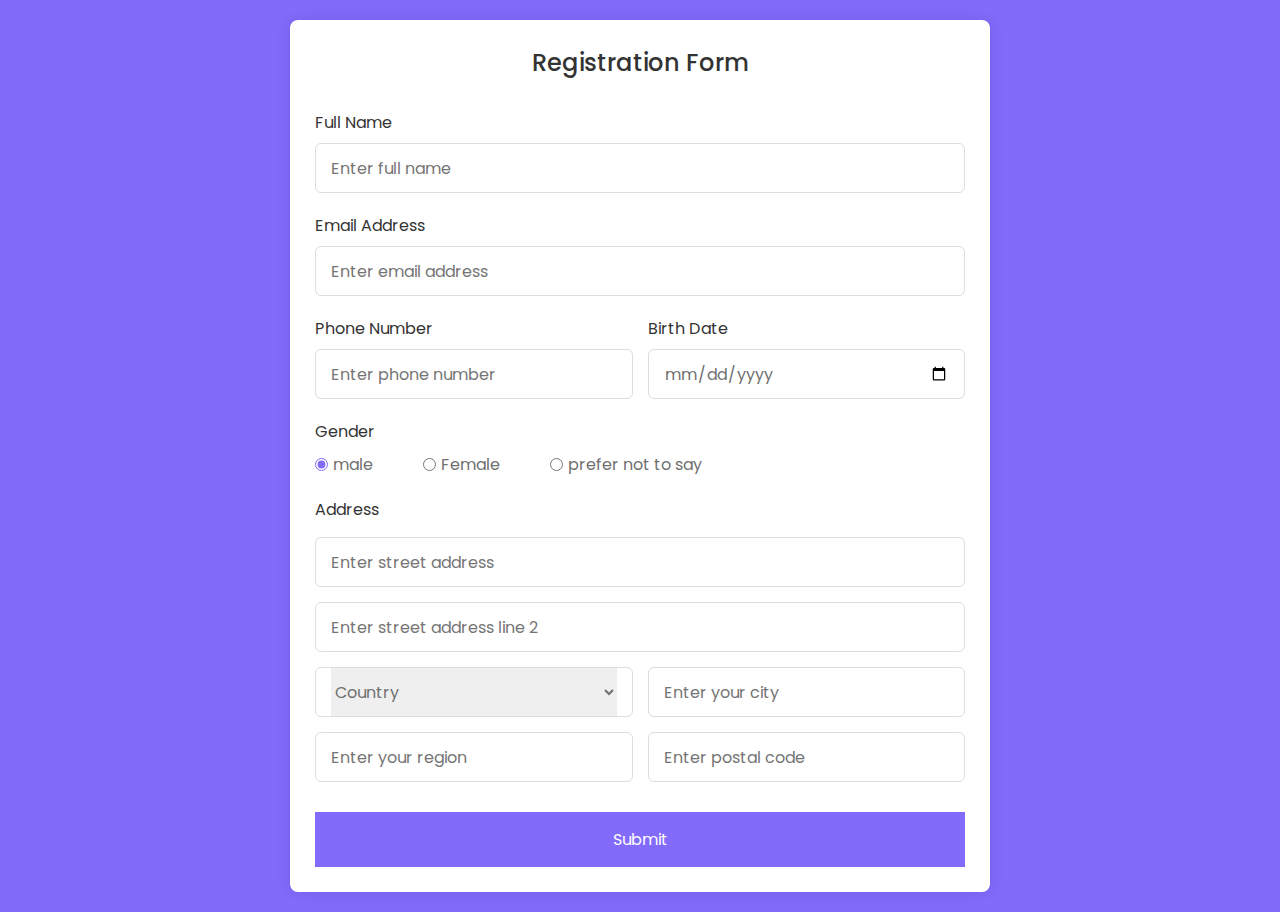
<file: index.html>
<!DOCTYPE html>

<html lang="en">
  <head>
    <meta charset="UTF-8" />
    <meta name="viewport" content="width=device-width, initial-scale=1.0" />
    <meta http-equiv="X-UA-Compatible" content="ie=edge" />
    <title>Registration Form in HTML CSS</title>
    <!---Custom CSS File--->
    <link rel="stylesheet" href="style.css" />
  </head>
  <body>
    <section class="container">
      <header>Registration Form</header>
      <form action="#" class="form">
        <div class="input-box">
          <label>Full Name</label>
          <input type="text" placeholder="Enter full name" required />
        </div>

        <div class="input-box">
          <label>Email Address</label>
          <input type="text" placeholder="Enter email address" required />
        </div>

        <div class="column">
          <div class="input-box">
            <label>Phone Number</label>
            <input type="number" placeholder="Enter phone number" required />
          </div>
          <div class="input-box">
            <label>Birth Date</label>
            <input type="date" placeholder="Enter birth date" required />
          </div>
        </div>
        <div class="gender-box">
          <h3>Gender</h3>
          <div class="gender-option">
            <div class="gender">
              <input type="radio" id="check-male" name="gender" checked />
              <label for="check-male">male</label>
            </div>
            <div class="gender">
              <input type="radio" id="check-female" name="gender" />
              <label for="check-female">Female</label>
            </div>
            <div class="gender">
              <input type="radio" id="check-other" name="gender" />
              <label for="check-other">prefer not to say</label>
            </div>
          </div>
        </div>
        <div class="input-box address">
          <label>Address</label>
          <input type="text" placeholder="Enter street address" required />
          <input type="text" placeholder="Enter street address line 2" required />
          <div class="column">
            <div class="select-box">
              <select>
                <option hidden>Country</option>
                <option>America</option>
                <option>Japan</option>
                <option>India</option>
                <option>Nepal</option>
              </select>
            </div>
            <input type="text" placeholder="Enter your city" required />
          </div>
          <div class="column">
            <input type="text" placeholder="Enter your region" required />
            <input type="number" placeholder="Enter postal code" required />
          </div>
        </div>
        <button>Submit</button>
      </form>
    </section>
  </body>
</html>
</file>
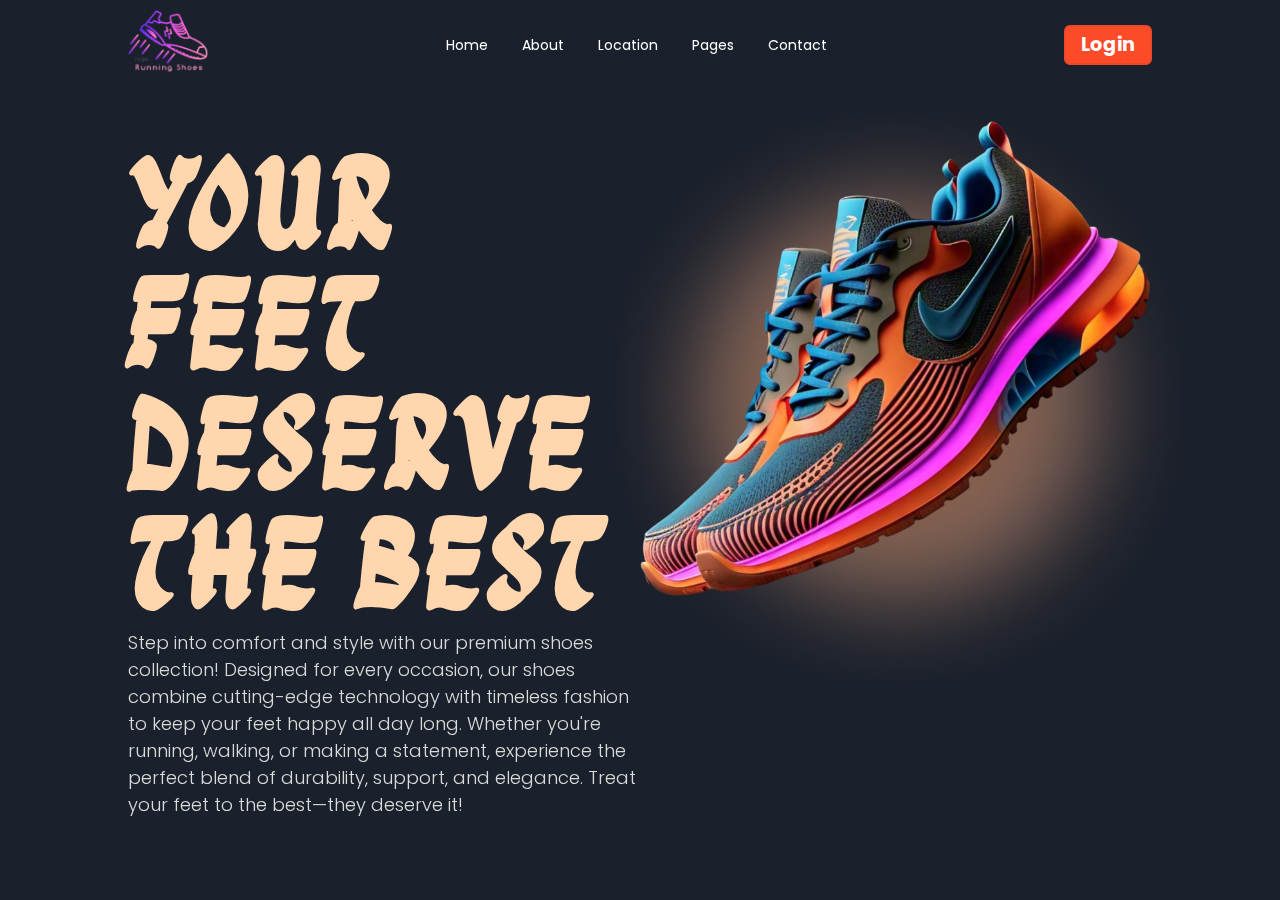
<file: E-Commerce Webpage/index.html>
<!DOCTYPE html>
<html lang="en">
<head>
    <meta charset="UTF-8">
    <meta name="viewport" content="width=device-width, initial-scale=1.0">
    <link rel="stylesheet" href="https://unpkg.com/aos@next/dist/aos.css" />
    <link rel="stylesheet" href="style.css">
    <title>Shoes Website</title>
</head>
<body>
    <div class="main-container">
        <div class="navbar">
            <a href="#" class="logo" data-aos="zoom-in" data-aos-duration="1000" >
                <img src="images/logo.png" alt="">
            </a>
            <ul id="sidemenu">
                <li data-aos="fade-up" data-aos-duration="1000" data-aos-delay="100"><a href="" class="active">Home</a></li>
                <li data-aos="fade-up" data-aos-duration="1000" data-aos-delay="200"><a href="">About</a></li>
                <li data-aos="fade-up" data-aos-duration="1000" data-aos-delay="300"><a href="">Location</a></li>
                <li data-aos="fade-up" data-aos-duration="1000" data-aos-delay="400"><a href="">Pages</a></li>
                <li data-aos="fade-up" data-aos-duration="1000" data-aos-delay="500"><a href="">Contact</a></li>
            </ul>
            <div class="nav-btn" data-aos="fade-left" data-aos-duration="1000" data-aos-delay="700">
                <button class="login-btn">Login</button>
                <button id="toggleBtn" class="toggle-btn">
                    <img src="images/bar-icon.svg" alt="">
                </button>
            </div>
        </div>
            <div class="bottom-content">
                <div class="bottom-left">
                    <h1 data-aos="fade-right" data-aos-duration="1000" data-aos-delay="900">Your feet <br>deserve <br> the best</h1>
                    <p data-aos="fade-left" data-aos-duration="1000" data-aos-delay="1100">Step into comfort and style with our premium shoes collection! Designed for every occasion, our shoes combine cutting-edge technology with timeless fashion to keep your feet happy all day long. Whether you're running, walking, or making a statement, experience the perfect blend of durability, support, and elegance. Treat your feet to the best—they deserve it!</p>
                    <div class="btn-sec">
                        <button data-aos="fade-right" data-aos-duration="1000" data-aos-delay="1300">Shop Now</button>
                        <button data-aos="fade-left" data-aos-duration="1000" data-aos-delay="1300">Category</button>
                    </div>
                </div>
                <div class="bottom-right">
                    <img src="images/bg-effact.png" alt="" class="bg-effect" data-aos="zoom-in" data-aos-duration="2000">
                    <img src="images/shoes-img.png" alt="" class="shoes-img" data-aos="zoom-out" data-aos-duration="2000">
                </div>
            </div>
    </div>
    <script>
        const toggleBtn = document.getElementById("toggleBtn")
        const sideMenu = document.getElementById("sidemenu")

        toggleBtn.addEventListener("click", () => {
            sideMenu.classList.toggle("active")
        })
    </script>
      <script src="https://unpkg.com/aos@next/dist/aos.js"></script>
      <script>
        AOS.init({offset:0});
      </script>
</body>
</html>
</file>
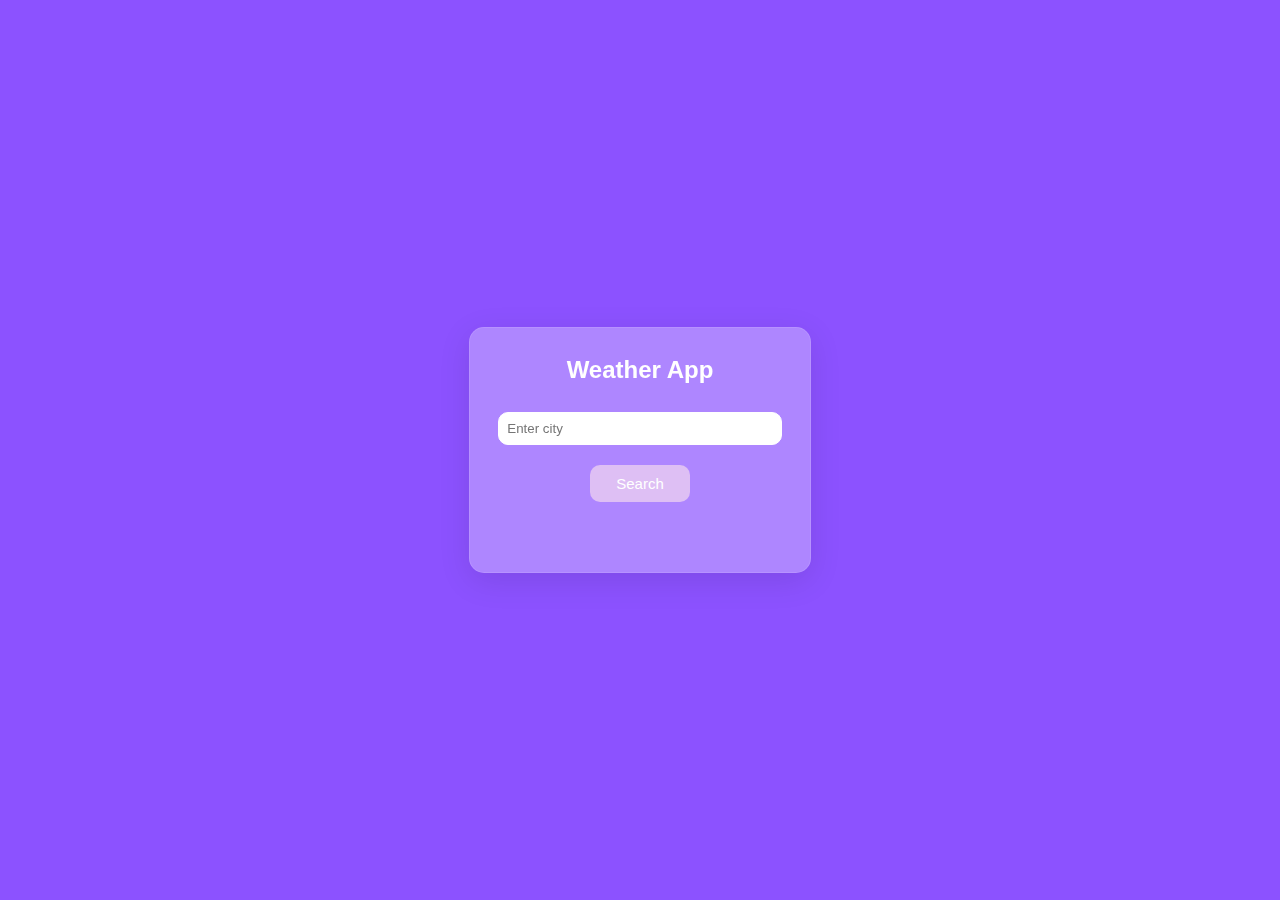
<file: WeatherApp_Partial/index.html>
<!DOCTYPE html>
<html lang="en">
<head>
    <meta charset="UTF-8">
    <meta name="viewport" content="width=device-width, initial-scale=1.0">
    <title>Weather App</title>
    <link rel="stylesheet" href="style.css">
</head>
<body>
    <div id="weather-container">
        <h2>Weather App</h2>
        <input type="text" id="city" placeholder="Enter city">
        <button onclick="getWeather()">Search</button>

        <img id="weather-icon" alt="Weather Icon">

        <div id="temp-div"></div>

        <div id="weather-info"></div>

        <div id="hourly-forecast"></div>
    </div>
    <script src="script.js"></script>
</body>
</html>
</file>
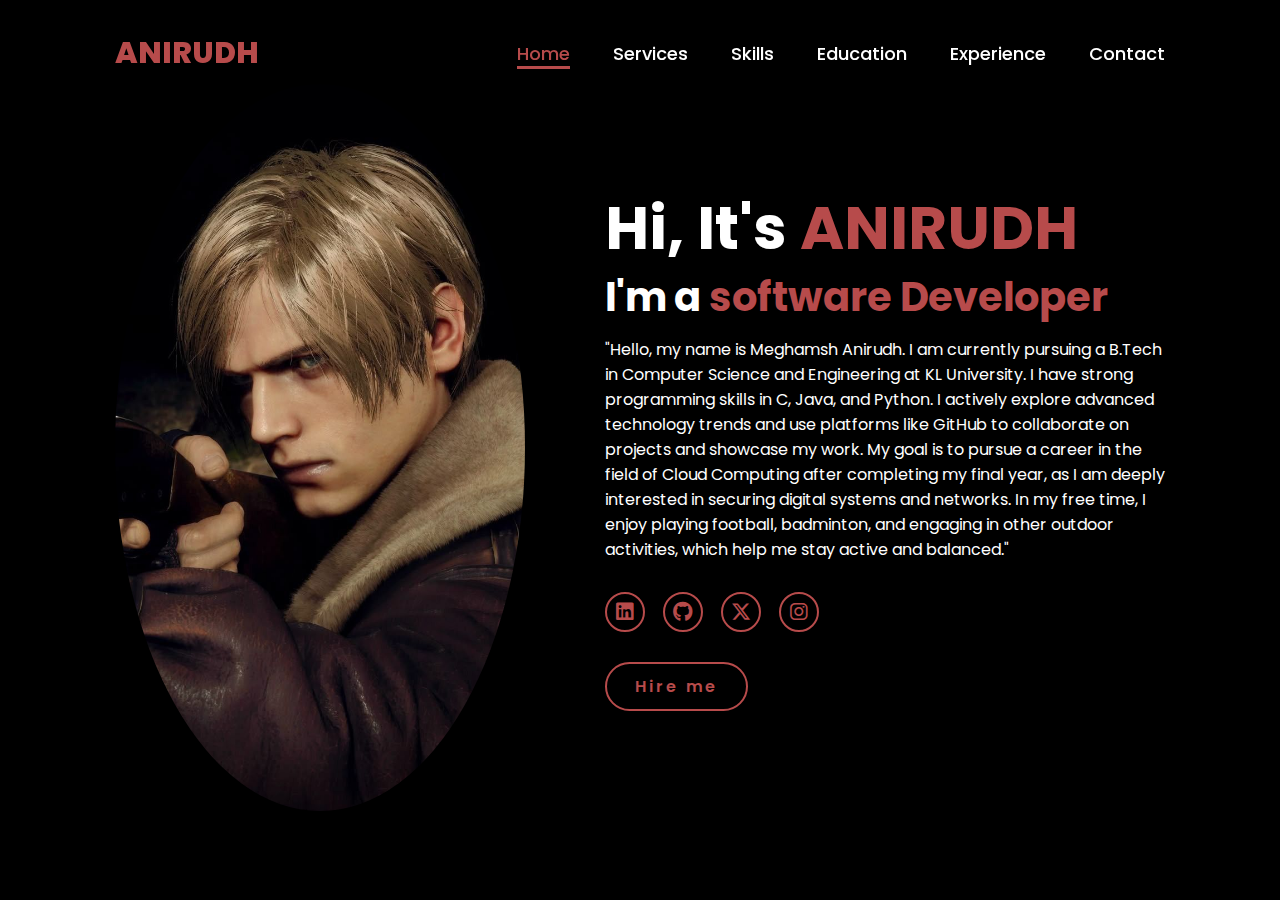
<file: Portfolios/Portfolio-1/index.html>
<!DOCTYPE html>
<html lang="en">
    
<head>
    <meta charset="UTF-8">
    <meta name="viewport" content="width=device-width, initial-scale=1.0">
    <link rel="stylesheet" href="https://cdnjs.cloudflare.com/ajax/libs/font-awesome/6.5.2/css/all.min.css">
    <link rel="stylesheet" href="style.css">
    <title>Portfolio Website 1</title>
</head>
<body>
    <header>
        <a href="#" class="logo">ANIRUDH</a>

        <nav>
            <a href="#" class="active"> Home</a>
            <a href="#" >Services</a>
            <a href="#" >Skills</a>
            <a href="#" >Education</a>
            <a href="#" >Experience</a>
            <a href="#" >Contact</a>
        </nav>
    </header>
    <section class="home">
        <div class="home-img">
            <img src="leon.jpg" alt="">
        </div>
        <div class="home-content">
            <h1>Hi, It's <span>ANIRUDH</span></h1>
            <h3 class="typing-text">I'm a <span></span></h3>
            <p>"Hello, my name is Meghamsh Anirudh. I am currently pursuing a B.Tech in Computer Science and Engineering at KL University. I have strong programming skills in C, Java, and Python. I actively explore advanced technology trends and use platforms like GitHub to collaborate on projects and showcase my work. My goal is to pursue a career in the field of Cloud Computing after completing my final year, as I am deeply interested in securing digital systems and networks.
In my free time, I enjoy playing football, badminton, and engaging in other outdoor activities, which help me stay active and balanced."

</p>
            <div class="social-icons">
                <a href="#"><i class="fa-brands fa-linkedin"></i></a>
                <a href="#"><i class="fa-brands fa-github"></i></a>
                <a href="#"><i class="fa-brands fa-x-twitter"></i></a>
                <a href="#"><i class="fa-brands fa-instagram"></i></a>
            </div>
            <a href="#" class="btn">Hire me</a>
        </div>
    </section>
</body>
</html>
</file>
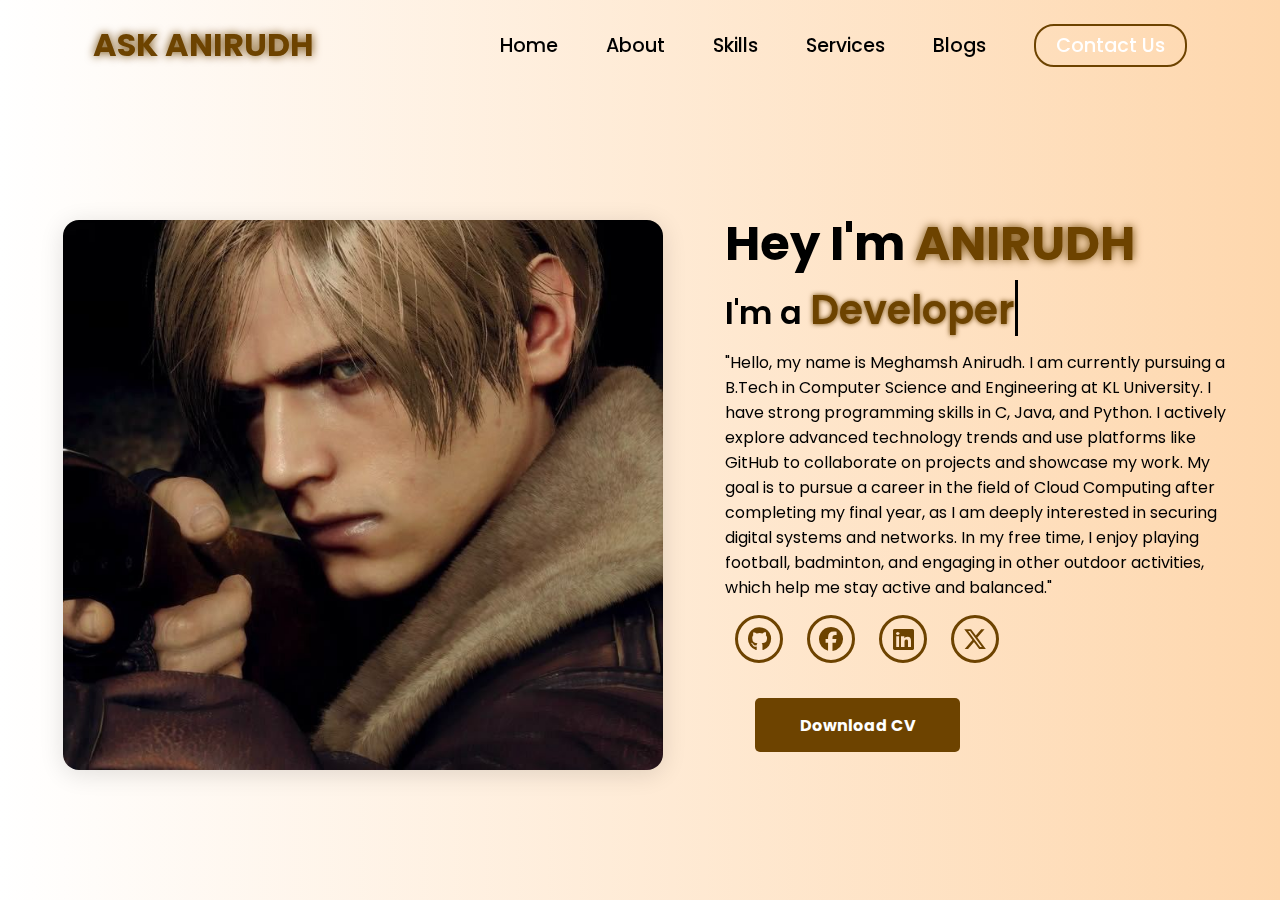
<file: Portfolios/Portfolio-2/index.html>
<!DOCTYPE html>
<html lang="en">

<head>
    <meta charset="UTF-8">
    <meta name="viewport" content="width=device-width, initial-scale=1.0">
    <link rel="stylesheet" href="https://cdnjs.cloudflare.com/ajax/libs/font-awesome/6.7.1/css/all.min.css">
    <title>Portfolio Website 2</title>
    <link rel="stylesheet" href="style.css">
    <link rel="stylesheet" href="https://unpkg.com/aos@next/dist/aos.css" />
</head>

<body>
    <nav>
        <div class="nav-container">
            <div class="logo" data-aos="zoom-in" data-aos-duration="1000">
                <span>ASK ANIRUDH</span>
            </div>
            <div class="links">
                <div class="link" data-aos="fade-up" data-aos-duration="1000" data-aos-delay="100"><a href="#">Home</a>
                </div>
                <div class="link" data-aos="fade-up" data-aos-duration="1000" data-aos-delay="200"><a href="#">About</a>
                </div>
                <div class="link" data-aos="fade-up" data-aos-duration="1000" data-aos-delay="300"><a
                        href="#">Skills</a></div>
                <div class="link" data-aos="fade-up" data-aos-duration="1000" data-aos-delay="400"><a
                        href="#">Services</a></div>
                <div class="link" data-aos="fade-up" data-aos-duration="1000" data-aos-delay="500"><a href="#">Blogs</a>
                </div>
                <div class="link contact-btn" data-aos="fade-up" data-aos-duration="1000" data-aos-delay="600"><a
                        href="#">Contact Us</a></div>
            </div>
            <i class="fa-solid fa-bars hamburg" onclick="hamburg()"></i>
        </div>
        <div class="dropdown">
            <div class="links">
                <a href="">Home</a>
                <a href="">About</a>
                <a href="">Skills</a>
                <a href="">Services</a>
                <a href="">Blogs</a>
                <a href="">Contact Us</a>
                <i class="fa-solid fa-xmark cancel" onclick="cancel()"></i>
            </div>
        </div>
    </nav>
    <section>
        <div class="main-container">
            <div class="image" data-aos="zoom-in-right" data-aos-duration="2500">
                <img src="leon.jpg" alt="">
            </div>
            <div class="content">
                <h1 data-aos="fade-left" data-aos-duration="1000" data-aos-delay="800">Hey I'm <span>ANIRUDH</span></h1>
                <div class="typewriter" data-aos="fade-right" data-aos-duration="1000" data-aos-delay="900">I'm a
                    <span></span></div>
                <p data-aos="flip-up" data-aos-duration="1000" data-aos-delay="1000">"Hello, my name is Meghamsh Anirudh. I am currently pursuing a B.Tech in Computer Science and Engineering at KL University. I have strong programming skills in C, Java, and Python. I actively explore advanced technology trends and use platforms like GitHub to collaborate on projects and showcase my work. My goal is to pursue a career in the field of Cloud Computing after completing my final year, as I am deeply interested in securing digital systems and networks.
In my free time, I enjoy playing football, badminton, and engaging in other outdoor activities, which help me stay active and balanced."


                </p>
                <div class="social-links" data-aos="flip-down" data-aos-duration="1000" data-aos-delay="1200">
                    <a href="#"><i class="fa-brands fa-github"></i></a>
                    <a href="#"><i class="fa-brands fa-facebook"></i></a>
                    <a href="#"><i class="fa-brands fa-linkedin"></i></a>
                    <a href="#"><i class="fa-brands fa-x-twitter"></i></a>
                </div>
                <div class="btn" data-aos="zoom-out-left" data-aos-duration="1000" data-aos-delay="1300">
                    <button>Download CV</button>
                </div>
            </div>
        </div>
    </section>
    <script src="https://unpkg.com/aos@next/dist/aos.js"></script>
    <script>
        AOS.init({ offset: 0 });
    </script>
    <script>
        function hamburg() {
            const navbar = document.querySelector(".dropdown")
            navbar.style.transform = "translateY(0px)"
        }
        function cancel() {
            const navbar = document.querySelector(".dropdown")
            navbar.style.transform = "translateY(-500px)"
        }
    </script>
</body>

</html>
</file>
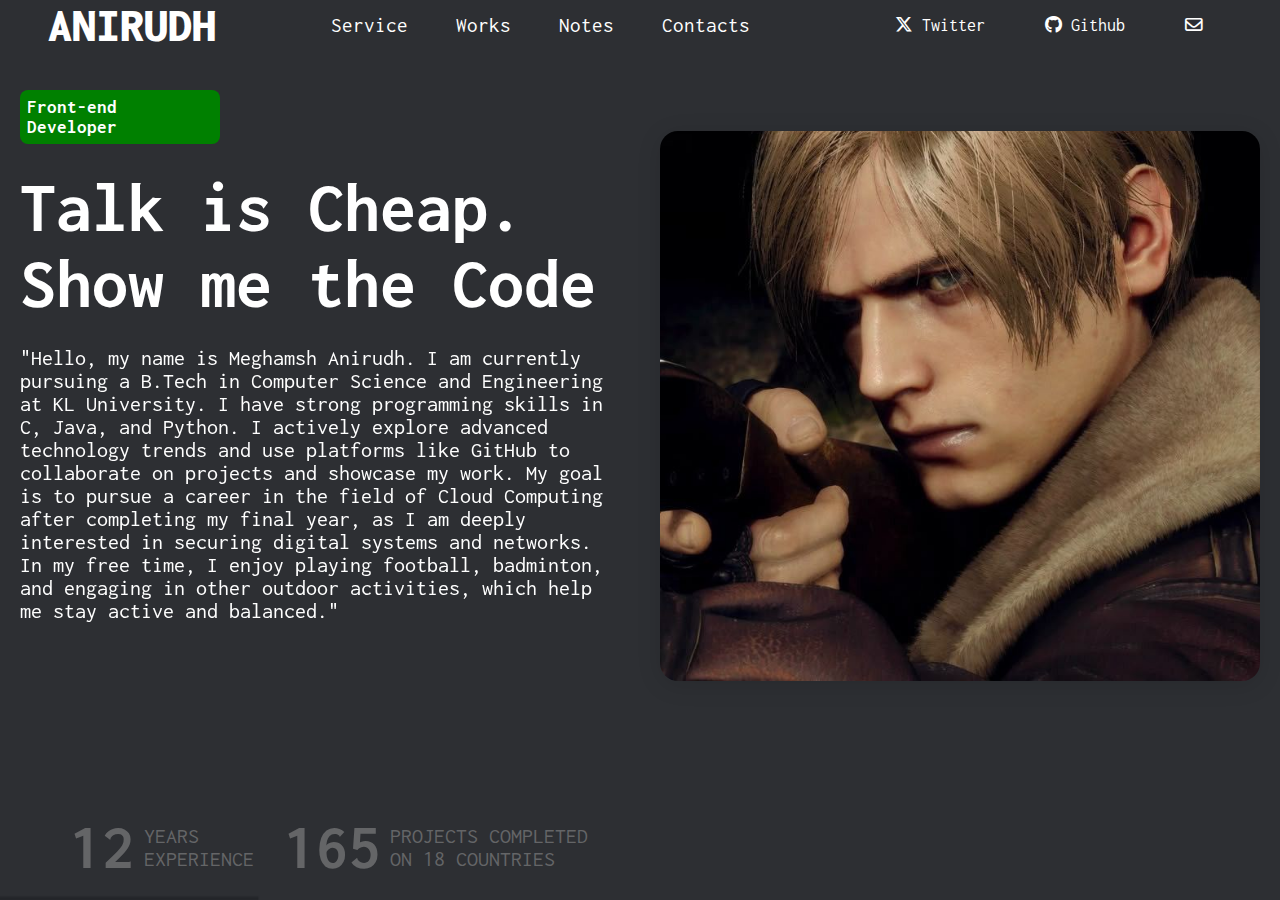
<file: Portfolios/Portfolio-3/index.html>
<!DOCTYPE html>
<html lang="en">
<head>
    <meta charset="UTF-8">
    <meta name="viewport" content="width=device-width, initial-scale=1.0">
    <link rel="stylesheet" href="style.css">
    <link rel="stylesheet" href="https://unpkg.com/aos@next/dist/aos.css" />
    <link rel="stylesheet" href="https://cdnjs.cloudflare.com/ajax/libs/font-awesome/6.5.1/css/all.min.css">
    <title>Portfolio Website 3</title>
</head>
<body>
    <nav>
        <div class="container">
            <div class="logo"><h1><strong>ANIRUDH</strong></h1></div>
            <div class="links">
                <a href="">Service</a>
                <a href="">Works</a>
                <a href="">Notes</a>
                <a href="">Contacts</a>
            </div>
            <div class="social-links">
                <div class="twitter">
                    <i class="fa-brands fa-x-twitter"></i>
                    <label for="">Twitter</label>
                </div>
                <div class="github">
                    <i class="fa-brands fa-github"></i>
                    <label for="">Github</label>
                </div>
                <div class="mail"><i class="fa-regular fa-envelope"></i></div>
            </div>
        </div>
    </nav>
    <section>
        <div class="content">
            <div class="heading">
                <h3 data-aos="fade-right" data-aos-duration="1100" data-aos-delay="200">Front-end Developer</h3>
                <h1 data-aos="fade-right" data-aos-duration="1100" data-aos-delay="400">Talk is Cheap. <span>Show me the Code</span></h1>
                <p data-aos="fade-right" data-aos-duration="1100" data-aos-delay="600">"Hello, my name is Meghamsh Anirudh. I am currently pursuing a B.Tech in Computer Science and Engineering at KL University. I have strong programming skills in C, Java, and Python. I actively explore advanced technology trends and use platforms like GitHub to collaborate on projects and showcase my work. My goal is to pursue a career in the field of Cloud Computing after completing my final year, as I am deeply interested in securing digital systems and networks.
In my free time, I enjoy playing football, badminton, and engaging in other outdoor activities, which help me stay active and balanced."

</p>




                <button data-aos="fade-right" data-aos-duration="1100" data-aos-delay="800">LET'S CHAT</button>
            </div>
            <div class="image" data-aos="fade-left" data-aos-duration="1500"><img src="leon.jpg" alt="  "></div>
        </div>
    </section>
    <div class="quality">
        <div class="experience">
            <h1>12 </h1>
            <label for="">YEARS EXPERIENCE</label>
        </div>
        <div class="experience gap">
            <h1>165</h1>
            <label for="">PROJECTS COMPLETED ON 18 COUNTRIES</label>
        </div>
    </div>
    <script src="https://unpkg.com/aos@next/dist/aos.js"></script>
    <script>
      AOS.init();
    </script>
</body>
</html>
</file>
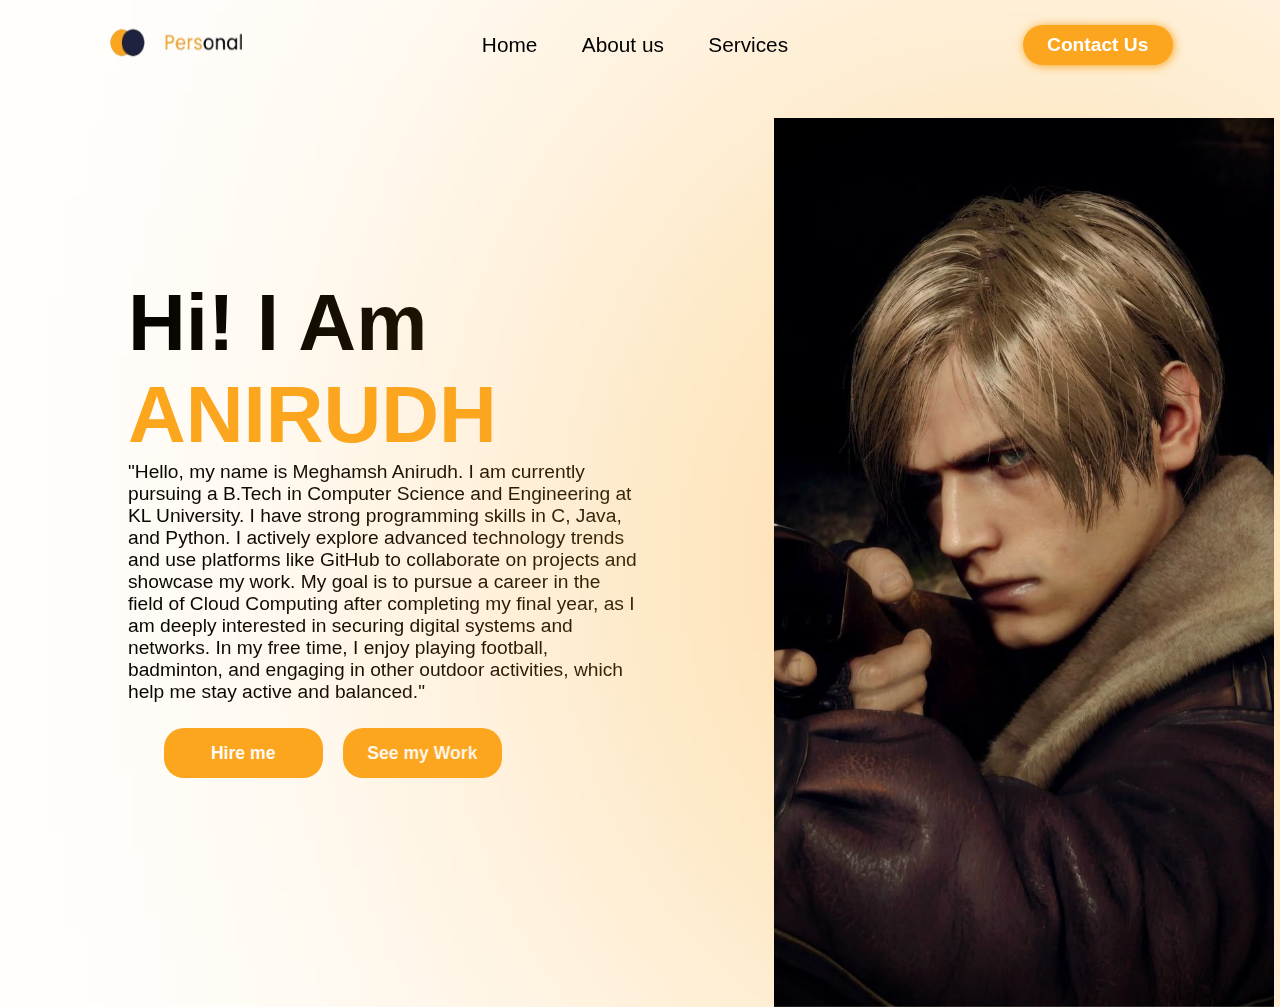
<file: Portfolios/Portfolio-4/index.html>
<!DOCTYPE html>
<html lang="en">
<head>
    <meta charset="UTF-8">
    <meta name="viewport" content="width=device-width, initial-scale=1.0">
    <title>Portfolio Website 4</title>
    <link rel="stylesheet" href="https://unpkg.com/aos@next/dist/aos.css" />
    <link rel="stylesheet" href="style.css">
</head>
<body>
    <nav>
        <div class="nav-container">
            <div class="logo">
                <img src="logo.png" alt="">
            </div>
            <div class="links">
                <a href="">Home</a>
                <a href="">About us</a>
                <a href="">Services</a>
            </div>
            <button>Contact Us</button>
            <svg xmlns="http://www.w3.org/2000/svg" class="hamburg" height="32" width="34" viewBox="0 0 448 512"><!--!Font Awesome Free 6.5.1 by @fontawesome - https://fontawesome.com License - https://fontawesome.com/license/free Copyright 2024 Fonticons, Inc.--><path d="M0 96C0 78.3 14.3 64 32 64H416c17.7 0 32 14.3 32 32s-14.3 32-32 32H32C14.3 128 0 113.7 0 96zM0 256c0-17.7 14.3-32 32-32H416c17.7 0 32 14.3 32 32s-14.3 32-32 32H32c-17.7 0-32-14.3-32-32zM448 416c0 17.7-14.3 32-32 32H32c-17.7 0-32-14.3-32-32s14.3-32 32-32H416c17.7 0 32 14.3 32 32z"/></svg>
        </div>
        <div class="dropmenu">
            <a href="">Home</a>
            <a href="">About us</a>
            <a href="">Services</a>    
            <button>Contact Us</button>
            <svg xmlns="http://www.w3.org/2000/svg" class="cancel" height="36" width="32" viewBox="0 0 384 512"><!--!Font Awesome Free 6.5.1 by @fontawesome - https://fontawesome.com License - https://fontawesome.com/license/free Copyright 2024 Fonticons, Inc.--><path d="M342.6 150.6c12.5-12.5 12.5-32.8 0-45.3s-32.8-12.5-45.3 0L192 210.7 86.6 105.4c-12.5-12.5-32.8-12.5-45.3 0s-12.5 32.8 0 45.3L146.7 256 41.4 361.4c-12.5 12.5-12.5 32.8 0 45.3s32.8 12.5 45.3 0L192 301.3 297.4 406.6c12.5 12.5 32.8 12.5 45.3 0s12.5-32.8 0-45.3L237.3 256 342.6 150.6z"/></svg>
        </div>
    </nav>
    <section>
        <div class="content">
            <div class="main-content">
                <h1 data-aos="fade-right" data-aos-duration="1500">Hi! I Am</h1>
                <span data-aos="fade-left" data-aos-duration="1500" data-aos-delay="200">ANIRUDH</span>
                <p data-aos="flip-up" data-aos-duration="1500" data-aos-delay="400">"Hello, my name is Meghamsh Anirudh. I am currently pursuing a B.Tech in Computer Science and Engineering at KL University. I have strong programming skills in C, Java, and Python. I actively explore advanced technology trends and use platforms like GitHub to collaborate on projects and showcase my work. My goal is to pursue a career in the field of Cloud Computing after completing my final year, as I am deeply interested in securing digital systems and networks.
In my free time, I enjoy playing football, badminton, and engaging in other outdoor activities, which help me stay active and balanced."

</p>
                <div class="buttons">
                    <button data-aos="zoom-in" data-aos-duration="1500" data-aos-delay="600">Hire me</button>
                    <button data-aos="zoom-in" data-aos-duration="1500" data-aos-delay="600">See my Work</button>
                </div>
            </div>
            <div class="image">
                <img src="leon.jpg" data-aos="zoom-out" data-aos-duration="2000">
            </div>
        </div>
    </section>
    <script src="https://unpkg.com/aos@next/dist/aos.js"></script>
    <script>
      AOS.init({offset:1});
    </script>
    <script>
        const hamburg = document.querySelector('.hamburg')
        const cancel = document.querySelector('.cancel')
        const navbar = document.querySelector('.dropmenu');
        
        hamburg.addEventListener('click', ()=>{
            navbar.style.transform = "translateY(0px)"
            hamburg.style.display = 'none'
        })
        cancel.addEventListener('click', ()=>{
            navbar.style.transform = "translateY(-300px)"
            hamburg.style.display = 'block'
        })
    </script>
</body>
</html>
</file>
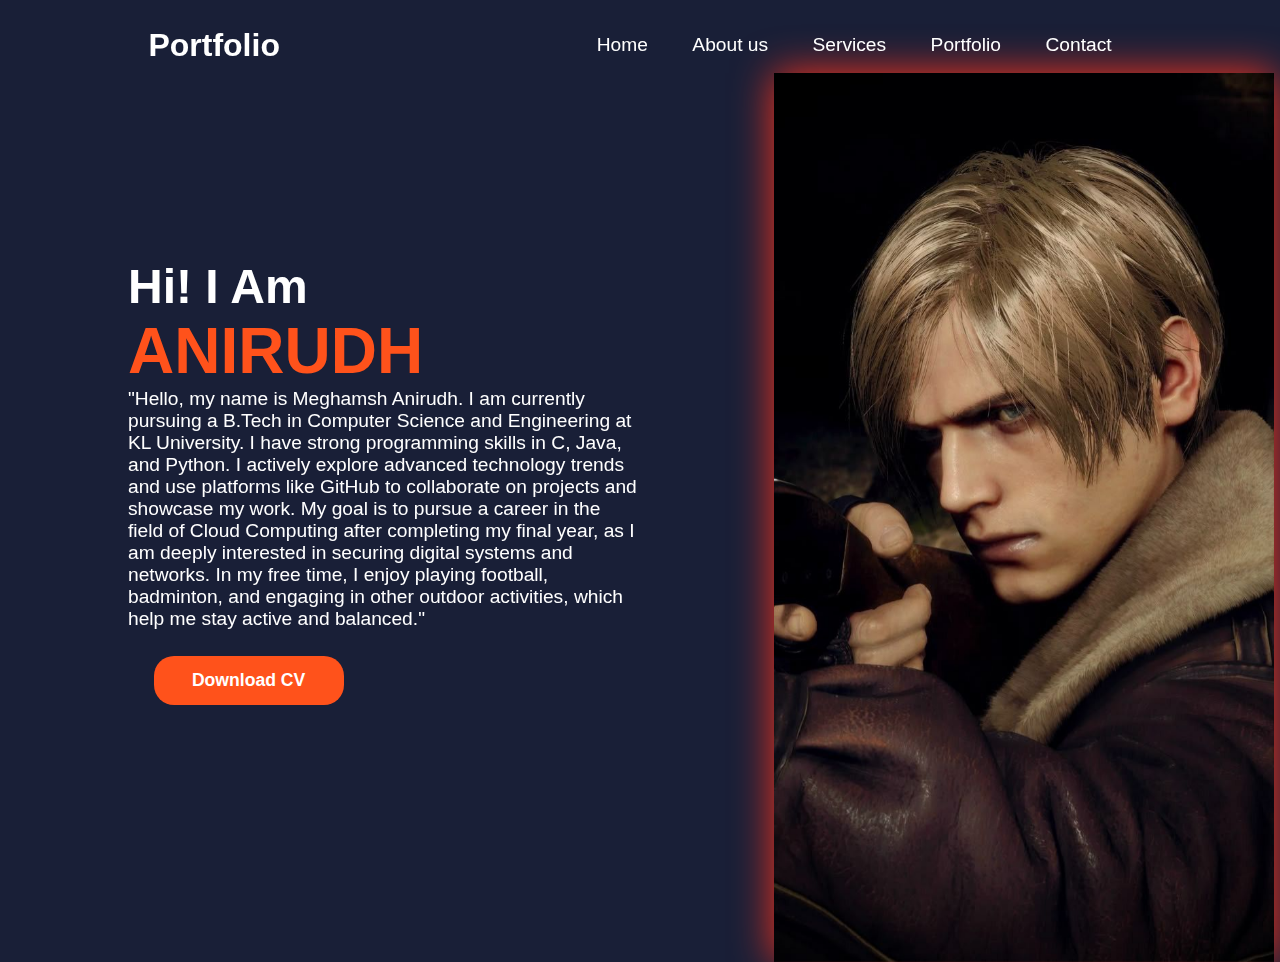
<file: Portfolios/Portfolio-5/index.html>
<!DOCTYPE html>
<html lang="en">
<head>
    <meta charset="UTF-8">
    <meta name="viewport" content="width=device-width, initial-scale=1.0">
    <title>Portfolio Website 5</title>
    <link rel="stylesheet" href="style.css">
    <link rel="stylesheet" href="https://unpkg.com/aos@next/dist/aos.css" />
</head>
<body>
    <nav>
        <div class="nav-container">
            <div class="logo"><h1>Portfolio</h1></div>
            <div class="links">
                <a href="">Home</a>
                <a href="">About us</a>
                <a href="">Services</a>
                <a href="">Portfolio</a>
                <a href="">Contact</a>
            </div>
        </div>
        <svg xmlns="http://www.w3.org/2000/svg" class="hamburg" height="32" width="34" viewBox="0 0 448 512"><!--!Font Awesome Free 6.5.2 by @fontawesome - https://fontawesome.com License - https://fontawesome.com/license/free Copyright 2024 Fonticons, Inc.--><path d="M0 96C0 78.3 14.3 64 32 64H416c17.7 0 32 14.3 32 32s-14.3 32-32 32H32C14.3 128 0 113.7 0 96zM0 256c0-17.7 14.3-32 32-32H416c17.7 0 32 14.3 32 32s-14.3 32-32 32H32c-17.7 0-32-14.3-32-32zM448 416c0 17.7-14.3 32-32 32H32c-17.7 0-32-14.3-32-32s14.3-32 32-32H416c17.7 0 32 14.3 32 32z"/></svg>
        <div class="dropdown">
            <a href="">Home</a>
            <a href="">About us</a>
            <a href="">Services</a>
            <a href="">Portfolio</a>
            <a href="">Contact</a>
            <svg xmlns="http://www.w3.org/2000/svg" class="cancel" height="34" width="32" viewBox="0 0 384 512"><!--!Font Awesome Free 6.5.2 by @fontawesome - https://fontawesome.com License - https://fontawesome.com/license/free Copyright 2024 Fonticons, Inc.--><path d="M342.6 150.6c12.5-12.5 12.5-32.8 0-45.3s-32.8-12.5-45.3 0L192 210.7 86.6 105.4c-12.5-12.5-32.8-12.5-45.3 0s-12.5 32.8 0 45.3L146.7 256 41.4 361.4c-12.5 12.5-12.5 32.8 0 45.3s32.8 12.5 45.3 0L192 301.3 297.4 406.6c12.5 12.5 32.8 12.5 45.3 0s12.5-32.8 0-45.3L237.3 256 342.6 150.6z"/></svg>
        </div>
    </nav>
    <section>
        <div class="content">
            <div class="main-content">
                <h1 data-aos="fade-right" data-aos-duration="1500" >Hi! I Am</h1>
                <span data-aos="fade-left" data-aos-duration="1500" data-aos-delay="200" >ANIRUDH</span>
                <p data-aos="flip-up" data-aos-duration="1500"  data-aos-delay="400">"Hello, my name is Meghamsh Anirudh. I am currently pursuing a B.Tech in Computer Science and Engineering at KL University. I have strong programming skills in C, Java, and Python. I actively explore advanced technology trends and use platforms like GitHub to collaborate on projects and showcase my work. My goal is to pursue a career in the field of Cloud Computing after completing my final year, as I am deeply interested in securing digital systems and networks.
In my free time, I enjoy playing football, badminton, and engaging in other outdoor activities, which help me stay active and balanced."
</p>
                <div class="buttons">
                    <button data-aos="zoom-in" data-aos-duration="1500" data-aos-delay="600">Download CV</button>
                </div>
            </div>
            <div class="images">
                <img src="leon.jpg" data-aos="zoom-out" data-aos-duration="2000" >
            </div>
        </div>
    </section>
    <script src="https://unpkg.com/aos@next/dist/aos.js"></script>
    <script>
      AOS.init({offset:1,});
    </script>
    <script>
        const hamburg = document.querySelector('.hamburg')
        const cancel = document.querySelector('.cancel')
        const navbar = document.querySelector('.dropdown')

        hamburg.addEventListener("click", ()=>{
            navbar.style.transform = "translateY(0px)"
            hamburg.style.display = "none"
        })

        cancel.addEventListener("click", ()=>{
            navbar.style.transform = "translateY(-300px)"
            hamburg.style.display = "block"
        })
    </script>
</body>
</html>
</file>
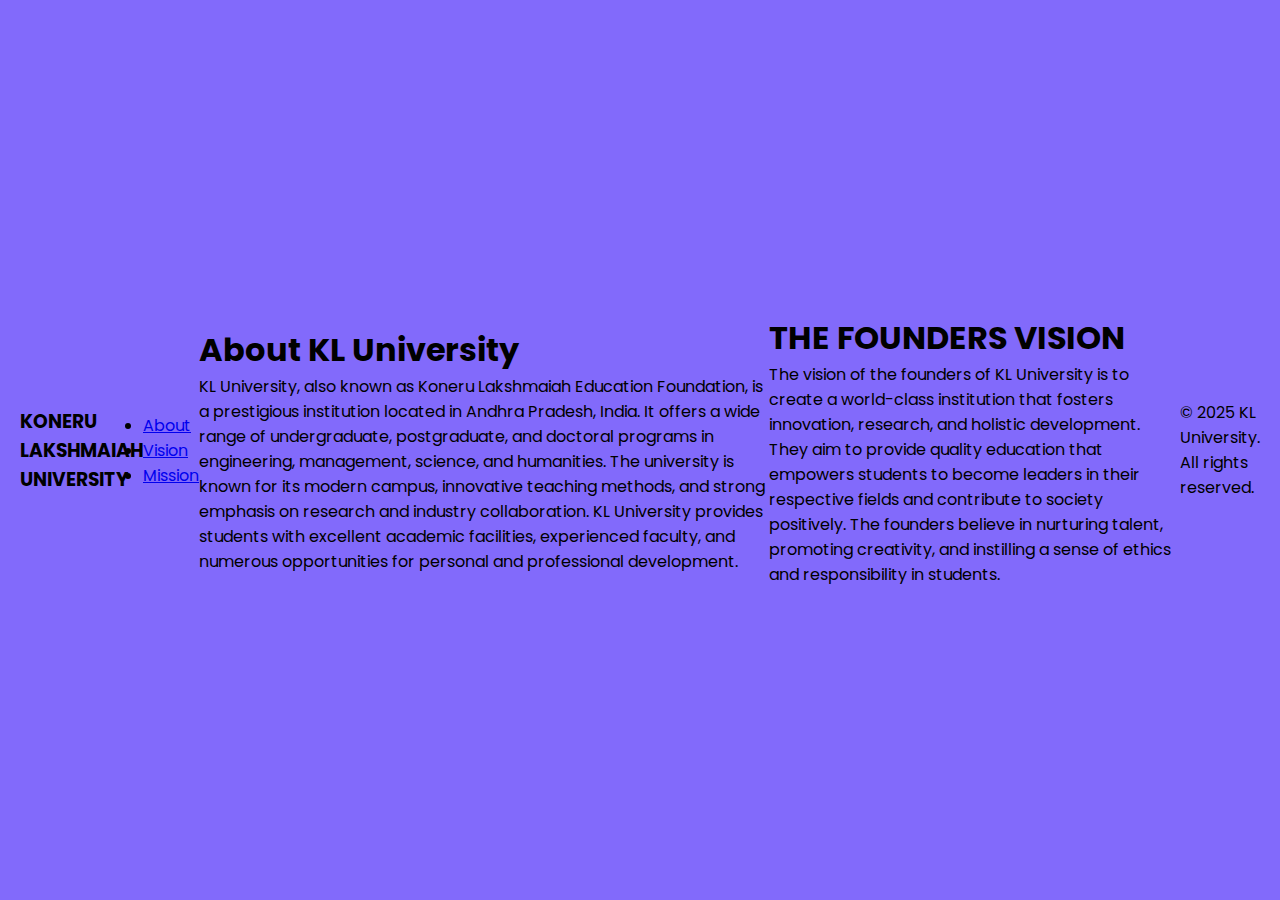
<file: semantic.html>
<!DOCTYPE html>
<html lang="en">
<head>
    <meta charset="UTF-8">
    <meta name="viewport" content="width=device-width, initial-scale=1.0">
    <title>KLH AZIZNAGAR CAMPUS</title>
    <link rel="stylesheet" href="style.css">
</head>
<body>
            <header>
                <h3>KONERU LAKSHMAIAH UNIVERSITY</h3>
            </header>
            <nav>
                <ul>
                    <li><a href="#about">About</a></li>
                    <li><a href="#vision">Vision</a></li>
                    <li><a href="#mission">Mission</a></li>
                </ul>
                </nav>
    <section class="page1">
        <h1>About KL University</h1>
        <p>KL University, also known as Koneru Lakshmaiah Education Foundation, is a prestigious institution located in Andhra Pradesh, India. 
           It offers a wide range of undergraduate, postgraduate, and doctoral programs in engineering, management, science, and humanities. 
           The university is known for its modern campus, innovative teaching methods, and strong emphasis on research and industry collaboration.
           KL University provides students with excellent academic facilities, experienced faculty, and numerous opportunities for personal and professional development.</p>
    </section>
    <div class="page2">
    <h1>THE FOUNDERS VISION</h1>
    <p>The vision of the founders of KL University is to create a world-class institution that fosters innovation, research, and holistic development. 
       They aim to provide quality education that empowers students to become leaders in their respective fields and contribute to society positively. 
       The founders believe in nurturing talent, promoting creativity, and instilling a sense of ethics and responsibility in students.</p>
    </div>
    <footer>
                <p>&copy; 2025 KL University. All rights reserved.</p>
            </footer>
</html>
</file>
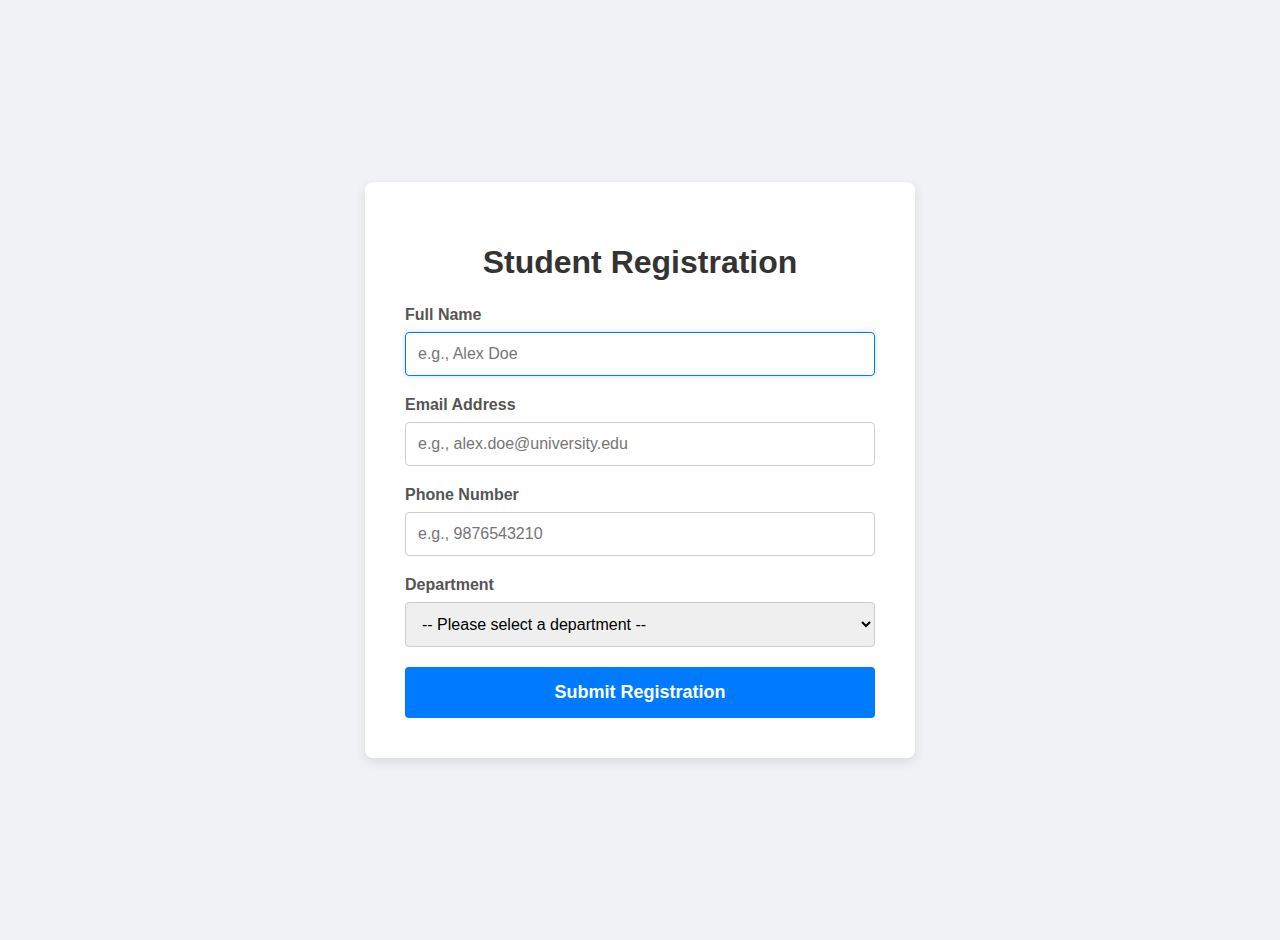
<file: lms/report.html>
<!DOCTYPE html>
<html lang="en">
<head>
    <meta charset="UTF-8">
    <meta name="viewport" content="width=device-width, initial-scale=1.0">
    <title>Student Registration Form</title>
    <link rel="stylesheet" href="report.css"> 
</head>
<body>

    <form action="#" method="post" class="registration-form">
        <h1>Student Registration</h1>

        <div class="form-group">
            <label for="name">Full Name</label>
            <input 
                type="text" 
                id="name" 
                name="student_name" 
                placeholder="e.g., Alex Doe"
                required 
                autofocus>
        </div>

        <div class="form-group">
            <label for="email">Email Address</label>
            <input 
                type="email" 
                id="email" 
                name="student_email" 
                placeholder="e.g., alex.doe@university.edu"
                required>
        </div>

        <div class="form-group">
            <label for="phone">Phone Number</label>
            <input 
                type="tel" 
                id="phone" 
                name="student_phone" 
                placeholder="e.g., 9876543210"
                required
                pattern="[0-9]{10}">
        </div>

        <div class="form-group">
            <label for="department">Department</label>
            <select id="department" name="student_department" required>
                <option value="">-- Please select a department --</option>
                <option value="cs">Computer Science</option>
                <option value="ee">Electrical Engineering</option>
                <option value="me">Mechanical Engineering</option>
                <option value="ce">Civil Engineering</option>
            </select>
        </div>

        <button type="submit">Submit Registration</button>
    </form>

</body>
</html>
</file>
<file: style.css>
/* Import Google font - Poppins */
@import url("https://fonts.googleapis.com/css2?family=Poppins:wght@200;300;400;500;600;700&display=swap");
* {
  margin: 0;
  padding: 0;
  box-sizing: border-box;
  font-family: "Poppins", sans-serif;
}
body {
  min-height: 100vh;
  display: flex;
  align-items: center;
  justify-content: center;
  padding: 20px;
  background: rgb(130, 106, 251);
}
.container {
  position: relative;
  max-width: 700px;
  width: 100%;
  background: #fff;
  padding: 25px;
  border-radius: 8px;
  box-shadow: 0 0 15px rgba(0, 0, 0, 0.1);
}
.container header {
  font-size: 1.5rem;
  color: #333;
  font-weight: 500;
  text-align: center;
}
.container .form {
  margin-top: 30px;
}
.form .input-box {
  width: 100%;
  margin-top: 20px;
}
.input-box label {
  color: #333;
}
.form :where(.input-box input, .select-box) {
  position: relative;
  height: 50px;
  width: 100%;
  outline: none;
  font-size: 1rem;
  color: #707070;
  margin-top: 8px;
  border: 1px solid #ddd;
  border-radius: 6px;
  padding: 0 15px;
}
.input-box input:focus {
  box-shadow: 0 1px 0 rgba(0, 0, 0, 0.1);
}
.form .column {
  display: flex;
  column-gap: 15px;
}
.form .gender-box {
  margin-top: 20px;
}
.gender-box h3 {
  color: #333;
  font-size: 1rem;
  font-weight: 400;
  margin-bottom: 8px;
}
.form :where(.gender-option, .gender) {
  display: flex;
  align-items: center;
  column-gap: 50px;
  flex-wrap: wrap;
}
.form .gender {
  column-gap: 5px;
}
.gender input {
  accent-color: rgb(130, 106, 251);
}
.form :where(.gender input, .gender label) {
  cursor: pointer;
}
.gender label {
  color: #707070;
}
.address :where(input, .select-box) {
  margin-top: 15px;
}
.select-box select {
  height: 100%;
  width: 100%;
  outline: none;
  border: none;
  color: #707070;
  font-size: 1rem;
}
.form button {
  height: 55px;
  width: 100%;
  color: #fff;
  font-size: 1rem;
  font-weight: 400;
  margin-top: 30px;
  border: none;
  cursor: pointer;
  transition: all 0.2s ease;
  background: rgb(130, 106, 251);
}
.form button:hover {
  background: rgb(88, 56, 250);
}
/*Responsive*/
@media screen and (max-width: 500px) {
  .form .column {
    flex-wrap: wrap;
  }
  .form :where(.gender-option, .gender) {
    row-gap: 15px;
  }
}
</file>
<file: E-Commerce Webpage/style.css>
@import url('https://fonts.googleapis.com/css2?family=Ga+Maamli&family=Kalnia+Glaze:wght@100..700&family=Poppins:ital,wght@0,100;0,200;0,300;0,400;0,500;0,600;0,700;0,800;0,900;1,100;1,200;1,300;1,400;1,500;1,600;1,700;1,800;1,900&family=Roboto+Slab:wght@100..900&display=swap');

*{
    padding: 0;
    margin: 0;
    font-family: 'Poppins', sans-serif;
    box-sizing: border-box;
    position: relative;
}

body{
    width: 100%;
    height: 100vh;
    overflow: hidden;
}

a{
    text-decoration: none;
    cursor: pointer;
}

button, input{
    background-color: none;
    outline: none;
    border: none;
}

.main-container{
    max-width: 1800px;
    width: 100%;
    min-height: 100vh;
    height: fit-content;
    background-color: #1b212c;
    padding: 0 10%;
}

.navbar{
    width: 100%;
    height: fit-content;
    display: flex;
    justify-content: space-between;
    flex-direction: row;
    align-items: center;
    padding: 10px 0;   
}

.logo{
    width: 80px;
}

.logo img{
    width: 100%;
}

.navbar ul{
    list-style-type: none;
}

.navbar ul li{
    display: inline-block;
    margin:  0 15px;
}

.navbar ul a{
    color: white;
    font-size: 14px;
    position: relative;
    transition: 0.2s linear;
}

.navbar ul a::before{
    content: "";
    position: absolute;
    left: 0;
    bottom: -6px;
    width: 0%;
    height: 3px;
    background-color: #fb4b29;
    transition: 0.2s linear;
}

.navbar ul a:hover::before, ul a:hover{
    color: #fb4b29;
    width: 100%;
}

.toggle-btn{
    display: none;
}

.login-btn, .btn-sec button{
    background-color: #fb4b29;
    color: white;
    width: auto;
    padding: 0 15px;
    height: 40px;
    font-size: 1.2rem;
    font-weight: bold;
    cursor: pointer;
    border-radius: 6px;
    border: 2px solid #ed4827;
    transition: 0.3s linear;
}

.login-btn:hover, .btn-sec button:hover{
    background-color: transparent;
    color: #ed4827;
    border: 2px solid #ed4827;
}

.bottom-content{
    width: 100%;
    height: fit-content;
    display: flex;
    justify-content: space-between;
    flex-direction: row;
    align-items: flex-start;
}

.bottom-left{
    width: 50%;
    height: fit-content;
    margin-top: 50px;
}

.bottom-left h1{
    color: #ffd6ae;
    font-size: 8rem;
    letter-spacing: 2px;
    word-spacing: 4px;
    line-height: 120px;
    font-family: "Ga Maamli", sans-serif;
    text-transform: uppercase;
}

.bottom-left p{
    font-size: 18px;
    color: #dbdbdb;
    font-weight: 300;
    margin: 10px 0 30px 0;
}

.btn-sec{
    display: flex;
    gap: 20px;
}

.btn-sec button:last-child{
    border: 2px solid #ffd6ae;
    background-color: transparent;
    color: #ffd6ae;
}

.btn-sec button:last-child:hover{
    background-color: #ffd6ae;
    color: #fb4b29;
}

.bottom-right{
    width: 50%;
    height: fit-content;
    display: flex;
    justify-content: center;
    align-items: center;
}

.bg-effect{
    width: 120%;
}

.shoes-img{
    width: 100%;
    position: absolute;
    top: 5%;
}

@media (max-width:1100px) {
    .main-container{
        padding: 0 5%;
    }

    .bottom-left h1{
        width: 100%;
        font-size: 60px;
        line-height: 60px;
    }

    .bottom-left p{
        font-size: 14px;
    }
}

@media (max-width: 800px) {
    .logo{
        width: 70px;
        z-index: 1000;
    }

    .login-btn{
        z-index: 1000;
        margin-top: -10px;
    }

    .login-btn, .btn-sec button{
        padding: 10px 20px;
        font-size: 12px;
    }

    .nav-btn{
        width: fit-content;
        display: flex;
        gap: 20px;
    }

    .navbar .toggle-btn{
        display: block;
        width: 30px;
        z-index: 100;
        margin-top: -5px;
        cursor: pointer;
    }

    .toggle-btn img{
        width: 100%;
    }

    .navbar ul{
        display: none;
        position: absolute;
        left: -5%;
        top: 0;
        width: 110%;
        background-color: #1b212c;
        z-index: 100;
        padding: 80px 0 25px 0;
        
    }
    
    .navbar ul li{
        width: 100%;
        text-align: center;
        margin: 8px 0;
    }

    .login-btn{
        z-index: 1000;
    }

    .navbar ul.active{
        display: block;
    }

    .bottom-content{
        flex-direction: column;
        align-items: center;
        justify-content: center;
    }

    .bottom-left{
        max-width: 450px;
        width: 100%;
        margin-top: 20px;
        text-align: center;
        display: flex;
        flex-direction: column;
        align-items: center;
        margin-bottom: 15px;
    }

    .bottom-left h1{
        font-size: 45px;
        line-height: 45px;
    }

    .btn-sec{
        gap: 10px;
    }

    .bottom-right{
        max-width: 400px;
        width: 100%;
    }

    .shoes-img{
        width: 80%;
    }

    .bg-effect{
        width: 100%;
    }
}
</file>
<file: WeatherApp_Partial/style.css>
body {
    background: #8C52FF;
    font-family: 'Segoe UI', Tahoma, Geneva, Verdana, sans-serif;
    display: flex;
    align-items: center;
    justify-content: center;
    height: 100vh;
    margin: 0;
}

#weather-container {
    background: rgba(255, 255, 255, 0.3);
    max-width: 400px;
    padding: 20px;
    border-radius: 15px;
    box-shadow: 0 8px 32px rgba(0, 0, 0, 0.1);
    backdrop-filter: blur(10px);
    border: 1px solid rgba(255, 255, 255, 0.1);
    text-align: center;
}

h2, label, p {
    color: #fff;
    margin: 8px 0;
}

input {
    width: calc(100% - 16px);
    padding: 8px;
    box-sizing: border-box;
    border-radius: 10px;
    border: 1px solid white;
    margin-top: 20px;
}

button {
    background: #debff4;
    color: white;
    padding: 10px;
    border: none;
    border-radius: 10px;
    cursor: pointer;
    margin-top: 20px;
    width: 100px;
    font-size: 15px;
}

button:hover {
    background: #8b48d7;
}

#temp-div p {
    font-size: 60px;
    margin-top: -30px;
}

#weather-info {
    font-size: 20px;
}

#weather-icon {
    width: 200px;
    height: 200px;
    margin: 0 auto 10px; 
    margin-bottom: 0;
    display: none;
}

#hourly-forecast {
    margin-top: 50px;
    overflow-x: auto;
    white-space: nowrap;
    display: flex;
    justify-content: space-between;
}

.hourly-item {
    flex: 0 0 auto;
    width: 80px;
    display: flex;
    flex-direction: column;
    align-items: center;
    margin-right: 10px;
    color: white;
}

.hourly-item img {
    width: 30px;
    height: 30px;
    margin-bottom: 5px;
}

#hourly-heading {
    color: #fff;
    margin-top: 10px;
}
</file>
<file: Portfolios/Portfolio-1/style.css>
@import url('https://fonts.googleapis.com/css2?family=Poppins:wght@100;200;300;400;500;600&display=swap');

*{
    margin: 0;
    padding: 0;
    box-sizing: border-box;
    text-decoration: none;
    border: none;
    outline: none;
    font-family: 'Poppins', sans-serif;
}

html{
    font-size: 62.5%;
}

body{
    width: 100%;
    height: 100vh;
    overflow-x: hidden;
    background-color: black;
    color: white;
}

header{
    margin-top: 20px;
    position: fixed;
    top: 0;
    left: 0;
    width: 100%;
    padding: 1rem 9%;
    background-color: transparent;
    filter: drop-shadow(10px);
    display: flex;
    justify-content: space-between;
    align-items: center;
    z-index: 100;
}

.logo{
    font-size: 3rem;
    color: #b74b4b;
    font-weight: 800;
    cursor: pointer;
    transition: 0.5s ease;
}

.logo:hover{
    transform: scale(1.1);
}

nav a{
    font-size: 1.8rem;
    color: white;
    margin-left: 4rem;
    font-weight: 500;
    transition: 0.3s ease;
    border-bottom: 3px solid transparent;
}

nav a:hover,
nav a.active{
    color: #b74b4b;
    border-bottom: 3px solid #b74b4b;
}

@media(max-width:995px){
    nav{
        position: absolute;
        display: none;
        top: 0;
        right: 0;
        width: 40%;
        border-left: 3px solid #b74b4b;
        border-bottom: 3px solid #b74b4b;
        border-bottom-left-radius: 2rem;
        padding: 1rem solid;
        background-color: #161616;
        border-top: 0.1rem solid rgba(0,0,0,0.1);
    }

    nav.active{
        display: block;
    }

    nav a{
        display: block;
        font-size: 2rem;
        margin: 3rem 0;
    }

    nav a:hover,
    nav a.active{
        padding: 1rem;
        border-radius: 0.5rem;
        border-bottom: 0.5rem solid #b74b4b;
    }
}

section{
    min-height: 100vh;
    padding: 5rem 9% 5rem;
}

.home{
    display: flex;
    justify-content: center;
    align-items: center;
    gap: 8rem;
    background-color: black;
}

.home .home-content h1{
    font-size: 6rem;
    font-weight: 700;
    line-height: 1.3;
}

span{
    color: #b74b4b;
}

.home-content h3{
    font-size: 4rem;
    margin-bottom: 1rem;
    font-weight: 700;
}

.home-content p{
    font-size: 1.6rem;
}

.home-img{
    border-radius: 50%;
}

.home-img img{
    position: relative;
    width: 32vw;
    border-radius: 50%;
    box-shadow: 0 0 25px solid #b74b4b;
    cursor: pointer;
    transition: 0.2s linear;
}

.home-img img:hover{
    font-size: 1.8rem;
    font-weight: 500;
}

.social-icons a{
    display: inline-flex;
    justify-content: center;
    align-items: center;
    width: 4rem;
    height: 4rem;
    background-color: transparent;
    border: 0.2rem solid #b74b4b;
    font-size: 2rem;
    border-radius: 50%;
    margin: 3rem 1.5rem 3rem 0;
    transition: 0.3s ease;
    color: #b74b4b;
}

.social-icons a:hover{
    color: black;
    transform: scale(1.3) translateY(-5px);
    background-color: #b74b4b;
    box-shadow: 0  0 25px #b74b4b;
}

.btn{
    display: inline-block;
    padding: 1rem 2.8rem;
    background-color: black;
    border-radius: 4rem;
    font-size: 1.6rem;
    color: #b74b4b;
    letter-spacing: 0.3rem;
    font-weight: 600;
    border: 2px solid #b74b4b;
    transition: 0.3s ease;
    cursor: pointer;
}

.btn:hover{
    transform: scale3d(1.03);
    background-color: #b74b4b;
    color: black;
    box-shadow: 0 0 25px #b74b4b;
}

.typing-text{
    font-size: 34px;
    font-weight: 600;
    min-width: 280px;
}

.typing-text span{
    position: relative;
}

.typing-text span::before{
    content: "software Developer";
    color: #b74b4b;
    animation: words 20s infinite;
}

.typing-text span::after{
    content: "";
    background-color: black;
    position: absolute;
    width: calc(100% + 8px);
    height: 100%;
    border-left: 3px solid black;
    right: -8;
    animation: cursor 0.6s infinite;
}

@keyframes cursor{
    to{
        border-left: 3px solid #b74b4b;
    }
}

@keyframes words{
    0%, 20%{
        content: "Web Developer";
    }
    21%, 40%{
        content: "Developer";
    }
    41%, 60%{
        content: "Web Designer";
    }
    61%, 80%{
        content: "Coder";
    }
    81%, 100%{
        content: "Script Writer";
    }
}

@media (max-width: 1000px){
    .home{
        gap: 4rem;
    }
}

@media(max-width:995px){
    .home{
        flex-direction: column;
        margin: 5rem 4rem;
    }

    .home .home-content h3{
        font-size: 2.5rem;
    }

    .home-content h1{
        font-size: 5rem;
    }

    .home-img img{
        width: 70vw;
        margin-top: 4rem;
    }
}
</file>
<file: Portfolios/Portfolio-2/style.css>
@import url('https://fonts.googleapis.com/css2?family=Poppins:wght@100;200;300;400;500;600&display=swap');

*{
    padding: 0;
    margin: 0;
    font-family: 'Poppins', sans-serif;
    box-sizing: border-box;
}

html{
    overflow-x: hidden;
}

body{
    width: 100%;
    height: 100vh;
    overflow: hidden;
    background: linear-gradient(to right, rgb(255,255,255), rgb(254,215,173));
}

nav{
    width: 100%;
    height: 10vh;
    position: sticky;
}


.nav-container{
    width: 100%;
    height: 100%;
    display: flex;
    justify-content: space-around;
    align-items: center;
}

.logo{
    color: black;
    font-size: 2rem;
    font-weight: bolder;
}

.logo span{
    color: rgb(109,67, 0);
    text-shadow: 0 0 10px rgb(109,67, 0);
}

.hamburg, .cancel{
    cursor: pointer;
    position: absolute;
    right: 15px;
    top: 10px;
    color: black;
    font-size: 2rem;
    display: none;
}

.nav-container .links {
    display: flex;
    gap: 3rem;
    align-items: center;
}

.nav-container .links a{
    position: relative;
    font-size: 1.2rem;
    color: black;
    text-decoration: none;
    font-weight: 500;
    transform: 0.3s linear;
}

.nav-container .links a::before{
    position: absolute;
    content: "";
    bottom: -3px;
    left: 0;
    width: 0%;
    height: 3px;
    background-color: rgb(109,67, 0);
    transition: 0.2s linear;
}

.nav-container .links a:hover::before{
    width: 100%;
}

.nav-container .contact-btn{
    background-color: transparent;
    padding: 5px 20px;
    border-radius: 20px;
    border: 2px solid rgb(109,67, 0);
    transition: 0.2s linear;
}

.nav-container .contact-btn a{
    color: white;
    transition: 0.3s linear;
}

.nav-container .contact-btn:hover, .nav-container .contact-btn:hover a{
    background-color: rgb(109,67, 0);
    color: white;
}

.nav-container .links a:hover{
    color: rgb(109,67, 0);
}

.dropdown{
    z-index: 100;
    position: absolute;
    top: 0;
    transform: translateY(-500px);
    width: 100%;
    height: auto;
    backdrop-filter: brightness(40%) blur(3px);
    box-shadow: 0 0 20px black;
    transition: 0.2s linear;
}

.dropdown .links a{
    color: white;
    display: flex;
    text-decoration: none;
    justify-content: center;
    padding: 15px 0;
    align-items: center;
    transition: 0.2s linear;
}

.dropdown .links a:hover{
    background-color: rgb(109,67, 0);
}

section{
    width: 100%;
    height: 90vh;
}

.main-container{
    width: 100%;
    height: 100%;
    display: flex;
    justify-content: space-evenly;
    align-items: center;
}

.main-container .image{
    z-index: -1;
    width: 50%;
}

.main-container .image img{
    width: 600px;
    height: 550px;
    object-fit: cover;
    border-radius: 16px;
    box-shadow: 0 4px 24px rgba(0,0,0,0.12);
    display: block;
    margin: 0 auto;
}

.main-container .content{
    color: black;
    width: 40%;
    min-height: 100px;
}

.content h1{
    font-size: clamp(1rem, 2rem + 5vw, 3rem);
}

.content h1 span{
    color: rgb(109,67, 0);
    text-shadow: 0 0 10px rgb(109,67, 0);
}

.content .typewriter{
    font-weight: 600;
    font-size: clamp(1rem, 1rem + 5vw, 2rem);
}

.content .typewriter span{
    color: rgb(109,67, 0);
    font-size: 2.5rem;
    text-shadow: 0 0 5px rgb(109,67, 0);
    position: relative;
    transition: 0.3s linear;
}

.typewriter span::before{
    content: "Developer";
    animation: words 15s infinite;
}

.typewriter span::after{
    content: "";
    position: absolute;
    width: calc(100% + 8px);
    height: 100%;
    border-left: 3px solid black;
    animation:  cursor 0.6s linear infinite;
}

@keyframes cursor {
    to{
        border-left: 3px solid #b74b4b;
    }
}

@keyframes words {
    0%, 33%{
        content: "Developer";
    }
    34%, 66%{
        content: "Designer";
    }
    67%, 100%{
        content: "Coder";
    }
}

.content p{
    font-size: clamp(0.4rem, 0.2rem + 9vw, 1rem);
    margin: 10px 0;
}

.social-links i{
    display: inline-flex;
    justify-content: center;
    align-items: center;
    width: 3rem;
    height: 3rem;
    background-color:transparent;
    border: 0.2rem solid rgb(109,67, 0);
    border-radius: 50%;
    color:rgb(109,67, 0);
    margin: 5px 10px;
    font-size: 1.5rem;
    transition: 0.2s linear;
}

.social-links i:hover{
    scale: 1.3;
    color: white;
    background-color: rgb(109,67, 0);
    filter: drop-shadow(0 0 10px rgb(109,67,0));
}

.content button{
    width: 40%;
    height: 6vh;
    margin: 30px;
    background-color: rgb(109,67, 0);
    color: white;
    border: none;
    outline: none;
    font-size: 100%;
    font-weight: 700;
    border-radius: 5px;
    transition: 0.2s linear;
}

.content button:hover{
 scale: 1.1;
 color: rgb(109,67, 0);
 border: 2px solid rgb(109,67, 0);
 background-color: transparent;
 font-weight: 700;
 box-shadow: 0 0 40px rgb(109,67, 0);
}

@media (max-width:884px) {
    body{
        overflow-y: visible;
    }

    nav .logo{
        position: absolute;
        top: 16px;
        left: 15px;
        font-size: 1.5rem;
    }

    .main-container{
        display: flex;
        flex-direction: column;
    }

    .nav-container .links{
        display: none;
    }

    .hamburg,.cancel{
        display: block;
    }

    .main-container .content{
        width: 80%;
    }

    .social-links i{
        width: 2.5rem;
        height: 2.5rem;
        font-size: 1.5rem;
    }
    .cancel{
        color: white;
    }

    .main-container .image{
        width: 80%;
        margin-bottom: 0px;
    }
}

/* Responsive adjustment for smaller screens */
@media (max-width: 900px) {
    .main-container {
        flex-direction: column;
        align-items: center;
    }
    .image img {
        width: 180px;
        height: 180px;
    }
    .content {
        text-align: center;
        margin-top: 18px;
    }
}
</file>
<file: Portfolios/Portfolio-3/style.css>
@import url('https://fonts.googleapis.com/css2?family=Inconsolata:wght@400;500;600&family=Lemon&family=Patua+One&family=Poppins:wght@200;400;500;600;700;800;900&display=swap');
*{
    padding: 0;
    margin: 0;
    font-family: 'Patua One', serif;
    font-family: 'Inconsolata', monospace;
    box-sizing: border-box;
}

body{
    width: 100%;
    height: 100vh;
    overflow: hidden;
    background-image: url(background.png);
    background-position: center;
    background-size:cover;
    background-repeat: no-repeat;
}

nav{
    width: 100%;
    height: 10vh;
}

nav .container{
    width: 100%;
    display: flex;
    justify-content: space-around;
    align-items: center;
    color: white;
}

.container .logo{
    font-size: 1.5rem;
    pointer-events: none;
}

.container .links a{
    color: white;
    text-decoration: none;
    font-size: 1.3rem;
    margin: 0 20px;
    transition: 0.2s linear;
}

.container .links a:hover{
    color: rgb(23,115,115);
}

.container .social-links{
    display: flex;
}
.container .social-links div{
    cursor: pointer;
    font-size: 1.1rem;
    margin: 0 20px;
    padding: 10px;
    border-radius: 40px;
    transition: 0.4s ease;
}

.container .social-links div:hover{
    background-color: black;
}

/* Section Starts */

section{
    width: 100%;
    height: 90vh;
}

section .content{
    align-items: center;
    display: flex;
    justify-content: space-around;
    width: 100%;
    height: auto;
}

.content .heading{
    color: white;
    width: 600px;

}

.content .heading h3{
    background-color: green;
    width: 200px;
    padding: 7px;
    border-radius: 8px;
    margin-bottom: 25px;
}

.content .heading h1{
    font-size:4.5rem ;
    margin-bottom: 25px; 
}

.content .heading p{
    font-size: 1.4rem;
}

.content .heading button{
    margin: 30px;
    width: 150px;
    height: 40px;
    font-size: 1.2rem;
    font-weight: 700;
    background: green;
    color: white;
    border-radius: 10px;
    border: none;
    transition: 0.3s ease;
}

.content .heading button:hover{
    background-color: transparent;
    border-right: 2px solid green;
    border-bottom: 2px solid green;
    color: green;
}

section .image img{
    width: 600px;
    height: 550px;
    object-fit: cover;
    border-radius: 18px;
    box-shadow: 0 4px 24px rgba(0,0,0,0.12);
    display: block;
    margin: 0 auto;
}

/* Responsive adjustment for smaller screens */
@media (max-width: 800px) {
    .image img {
        width: 220px;
        height: 220px;
    }
    .content {
        flex-direction: column;
        align-items: center;
    }
    .heading {
        text-align: center;
        margin-bottom: 24px;
    }
}

.quality{
    position: absolute;
    bottom: 20px;
    left: 70px;
    width: 550px;
    display: flex;
    justify-content: space-between;
}

.quality .experience{
    display: flex;
    color: #646567;
    align-items: center;
}

.experience h1{
    font-size: 4rem;
}
.experience label{
    font-size: 1.4rem;
    margin-left: 10px;
}

.gap{
    margin-left: 30px;
}
</file>
<file: Portfolios/Portfolio-4/style.css>
*{
    padding: 0;
    margin: 0;
    font-family: Arial, Helvetica, sans-serif;
    box-sizing: border-box;
}

body{
    background-color:white;
    width: 100%;
    height: auto;
    overflow:hidden ;
    position: relative;
}

nav{
    z-index: 4;
    position: sticky;
    top: 0;
    width: 100%;
    height: 10vh;
    backdrop-filter: brightness(100%);
}

.nav-container{
    width: 100%;
    height: 100%;
    display: flex;
    justify-content: space-around;
    align-items: center;
}

.nav-container .logo img{
    width: 140px;
    height: 50px;
}

.nav-container .links a{
    font-size: 1.3rem;
    color: black;
    text-decoration: none;
    margin: 0 20px;
    transition: 0.3s linear;
}

.nav-container .links a:hover{
    color: #fca61f;
    text-shadow: 1px 1px #fca61f ;
}

nav button{
    width: 150px;
    height: 40px;
    border-radius:20px;
    background-color: #fca61f;
    color: white;
    font-size: 1.2rem;
    transition: 0.3s linear;
    font-weight: 700;
    box-shadow: 1px 1px 10px #fca61f;
    border: none;
    outline: none;
}

nav button:hover{
    background-color:white;
    color: #fca61f;
    border:2px solid #fca61f;
}

nav svg{
    position: absolute;
    right: 20px;
    top: 15px;
    cursor: pointer;
    display: none;
}

nav .dropmenu{
    position: absolute;
    top: 0;
    backdrop-filter: blur(2px);
    width: 100%;
    height: auto;
    transform: translateY(-300px);
    display: flex;
    justify-content: center;
    align-items: center;
    flex-direction: column;
    transition: 0.3s linear;
}

.dropmenu a{
    font-size: 1.4rem;
    text-align: center;
    width: 100%;
    color: black;
    padding: 10px 0;
    text-decoration: none;
    transition: 0.3s linear;
}

.dropmenu a:hover{
    background-color: black;
    color: white;
}

.dropmenu button{
    width: 100%;
    height: 45px;
}

/* Landing Page  */

section{
    width: 100%;
    height: 100vh;
}

section .content{
    width: 100%;
    height: 100%;
    display: flex;
    justify-content: space-evenly;
    align-items: center;
}

.content .main-content{
    width: 50%;
    display: flex;
    flex-direction: column;
    margin: 0 10%;
}

.main-content h1{
    font-size: clamp(2rem, 1rem + 5vw, 6rem);
}

.main-content span{
    font-size: clamp(2rem, 1rem + 5vw, 6rem);
    font-weight: 700;
    color: #fca61f;
}

.main-content p{
    font-size: clamp(1rem, 1rem + 5vw, 1.2rem);
}

.main-content .buttons{
    width: 70%;
    margin: 5%;
    min-height: 5.5vh;
    display: flex;
    justify-content: space-around;
}

.main-content .buttons button{
    width: 160px;
    margin: 0 10px;
    border-radius: 20px;
    background: #fca61f;
    color: white;
    border: none;
    outline: none;
    font-size: 1.1rem;
    font-weight: 700;
    transform: 0.2s linear;
}

.buttons button:hover{
    box-shadow: 2px 2px 30px #fca61f;
}

.content .image{
    width: 50%;
    display: flex;
    margin-top: 5px;
    justify-content: center;
}

.image img{
    margin-top: 40px;
    width: 500px;
    filter: drop-shadow(0 0 400px #fca61f);
}

@media (max-width:768px){
    .links{
        display: none;
    }

    .nav-container button{
        display: none;
    }

    nav svg{
        display: block;
    }

    .nav-container .logo{
        position: absolute;
        left: 10px;
    }

    .content{
        margin-top: -100px;
        display: flex;
        width: 100%;
        flex-direction: column-reverse;
    }

    .image img{
        width: 120%;
    }

    .content .main-content{
        max-width: 350px;
        align-items: center;
        width: 100%;
    }

    .main-content p{
        text-align: center;
    }

}
</file>
<file: Portfolios/Portfolio-5/style.css>
*{
    padding: 0;
    margin: 0;
    font-family: Arial, Helvetica, sans-serif;
    box-sizing: border-box;
}

body{
    background-color: #191f37;
    width: 100%;
    height: 100vh;
    overflow: hidden;
    position: relative;
}

nav{
    z-index: 4;
    position: sticky;
    top: 0;
    width: 100%;
    height: 10vh;
}

nav .nav-container{
    width: 100%;
    height: 100%;
    display: flex;
    justify-content: space-around;
    align-items: center;
}

.nav-container .logo h1{
    color: white;
}

.nav-container .links a{
    font-size: 1.2rem;
    color: white;
    text-decoration: none;
    margin: 0 20px;
    transition: 0.2s linear;
}

.nav-container .links a:hover{
    color: #ff521b;
    text-shadow: 1px 1px #ff521b;
}

nav svg{
    position: absolute;
    right: 20px;
    top: 15px;
    fill: white;
    cursor: pointer;
    display: none;
}

nav .dropdown{
    position: absolute;
    top: 0;
    background-color: #191f37;
    width: 100%;
    height: auto;
    transform: translateY(-300px);
    display: flex;
    justify-content: center;
    align-items: center;
    flex-direction: column;
    transition: 0.3s linear;
}

nav .dropdown a{
    color: white;
    font-size: 1.4rem;
    text-align: center;
    padding: 10px 0;
    text-decoration: none;
    width: 100%;
    transition: 0.2s linear;
}

.dropdown a:hover{
    background-color:  black;
    color: white;
}

/* Section Starts */

section{
    width: 100%;
    height: 90vh;
}

section .content{
    width: 100%;
    height: 100%;
    display: flex;
    justify-content: space-evenly;
    align-items: center;
}

.content .main-content{
    width: 50%;
    display: flex;
    flex-direction: column;
    margin: 0 10%;
}

.main-content h1{
    font-size: clamp(2rem, 1rem + 5vw, 3rem);
    color: white;
}

.main-content span{
    font-size: clamp(2.5rem, 1rem + 5vw, 4rem);
    color:#ff521b;
    font-weight: 700;
}

.main-content p{
    font-size: clamp(1rem, 1rem + 5vw, 1.2rem);
    color: white;
}

.main-content .buttons{
    width: 70%;
    margin: 5%;
    height: 5.5vh;
}

.buttons button{
    cursor: pointer;
    width: 190px;
    height: 100%;
    border-radius: 20px;
    background-color: #ff521b;
    color: white;
    border: none;
    outline: none;
    font-size: 1.1rem;
    font-weight: 700;
    transition: 0.2s linear;
}

.buttons button:hover{
    box-shadow: 2px 2px 30px #ff521b;
}

.content .images{
    width: 50%;
    display: flex;
    margin-top: 5px;
    justify-content: center;
}

.images img{
    margin-top: 40px;
    width: 500px;
    filter: drop-shadow(0 0 20px #ff321b);
}

@media (max-width:768px) {
    .links{
        display: none;
    }
    
    nav svg{
        display: block;
    }

    .nav-container .logo{
        position: absolute;
        left: 10px;
        top: 15px;
    }

    .content{
        display: flex;
        width: 100%;
        flex-direction: column-reverse;
    }

    .images img{
        width: 120%;
        margin-bottom: 10px;
    }

    .content .main-content {
        max-width: 400px;
        align-items: center;
        width: 100%;
    }

    .main-content p{
        text-align: center;
    }
}
</file>
<file: lms/report.css>
/* Basic Reset and Body Styles */
body {
    font-family: Arial, sans-serif;
    background-color: #f0f2f5;
    margin: 0;
    padding: 20px;
    display: flex;
    justify-content: center;
    align-items: center;
    min-height: 100vh;
}

/* Form Container Styling */
.registration-form {
    background-color: #ffffff;
    padding: 30px;
    border-radius: 8px;
    box-shadow: 0 4px 12px rgba(0, 0, 0, 0.1);
    width: 100%;
    max-width: 450px; /* Mobile-first maximum width */
    box-sizing: border-box; /* Ensures padding is included in the width */
}

.registration-form h1 {
    text-align: center;
    color: #333;
    margin-bottom: 25px;
}

/* Form Group Styling */
.form-group {
    margin-bottom: 20px;
}

.form-group label {
    display: block;
    margin-bottom: 8px;
    font-weight: bold;
    color: #555;
}

/* Input and Select Field Styling */
.form-group input,
.form-group select {
    width: 100%;
    padding: 12px;
    border: 1px solid #ccc;
    border-radius: 4px;
    font-size: 16px;
    box-sizing: border-box;
}

.form-group input:focus,
.form-group select:focus {
    border-color: #007bff;
    outline: none;
    box-shadow: 0 0 5px rgba(0, 123, 255, 0.25);
}

/* Button Styling */
button[type="submit"] {
    width: 100%;
    padding: 15px;
    background-color: #007bff;
    color: white;
    border: none;
    border-radius: 4px;
    font-size: 18px;
    font-weight: bold;
    cursor: pointer;
    transition: background-color 0.3s ease;
}

button[type="submit"]:hover {
    background-color: #0056b3;
}

/* --- RESPONSIVENESS --- */
/* Media query for screens wider than 600px */
@media (min-width: 600px) {
    .registration-form {
        max-width: 550px; /* A wider form on larger screens */
        padding: 40px;
    }
}
</file>
